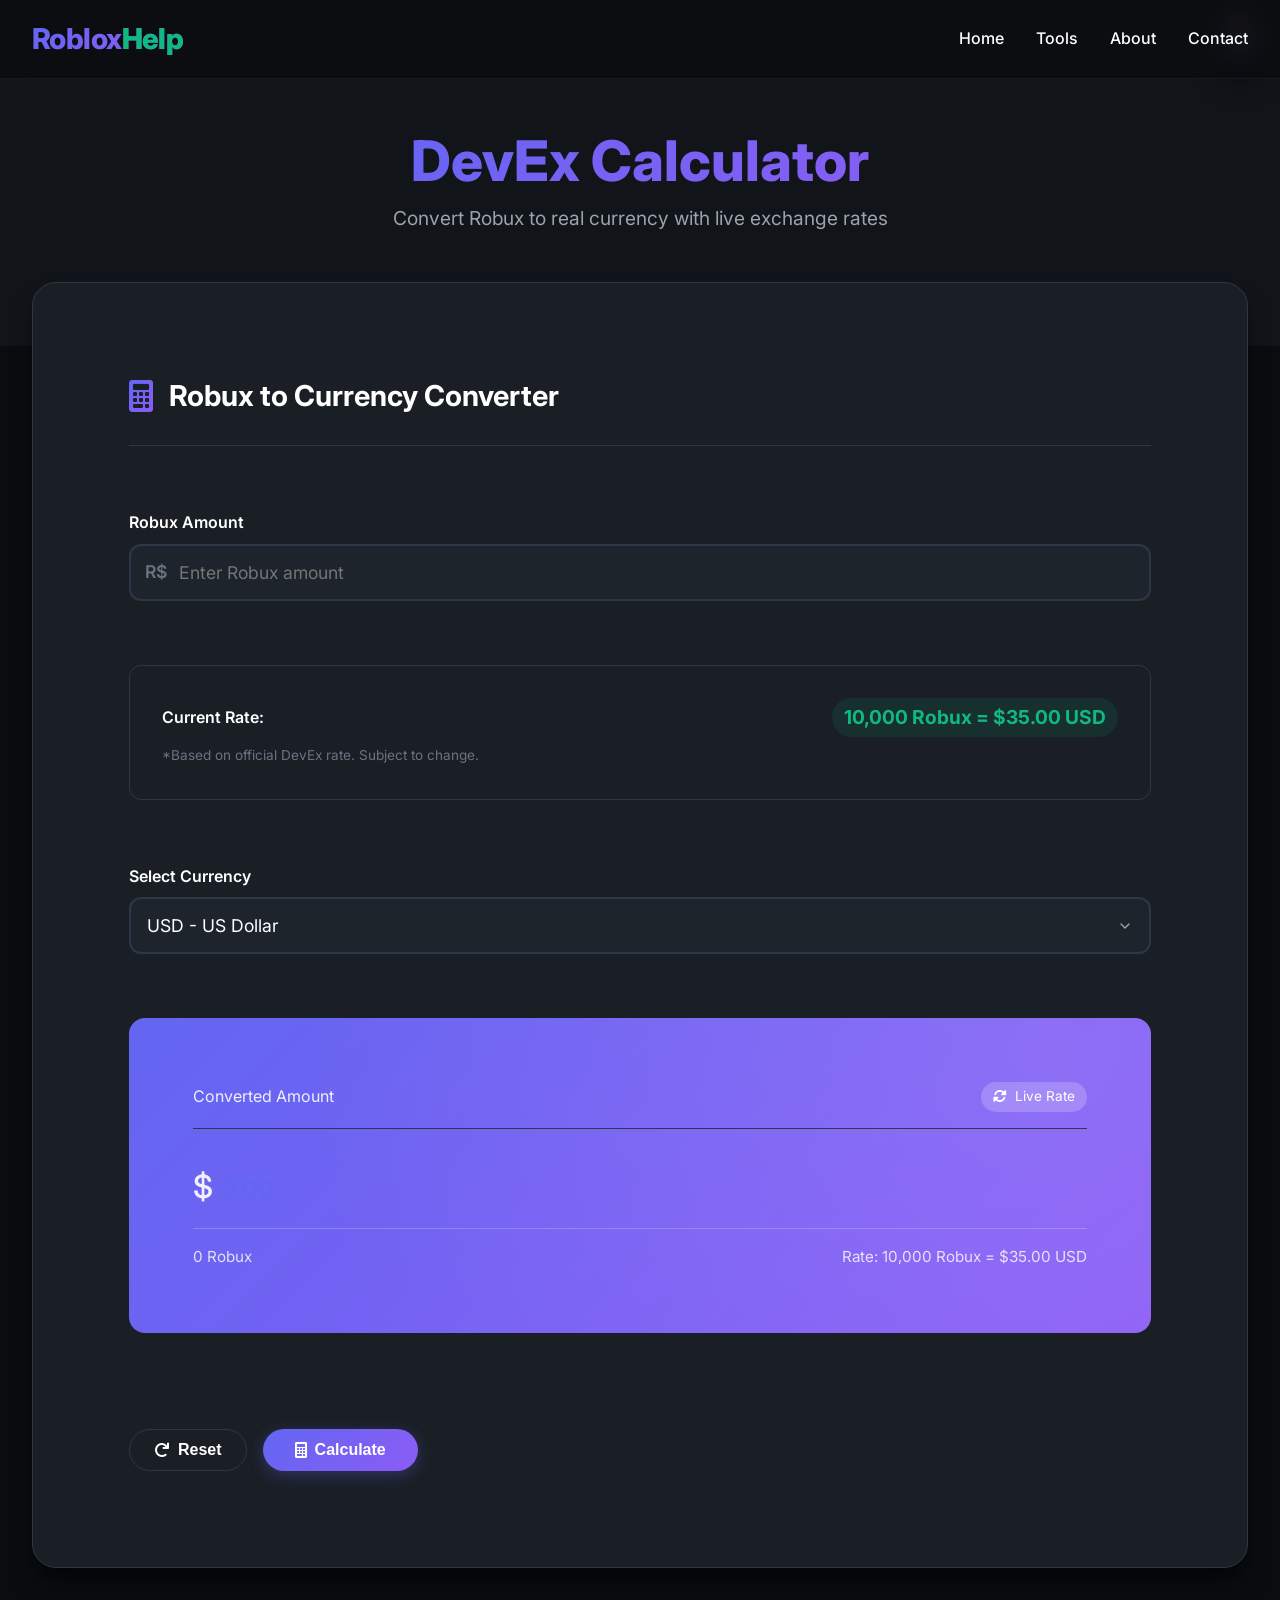
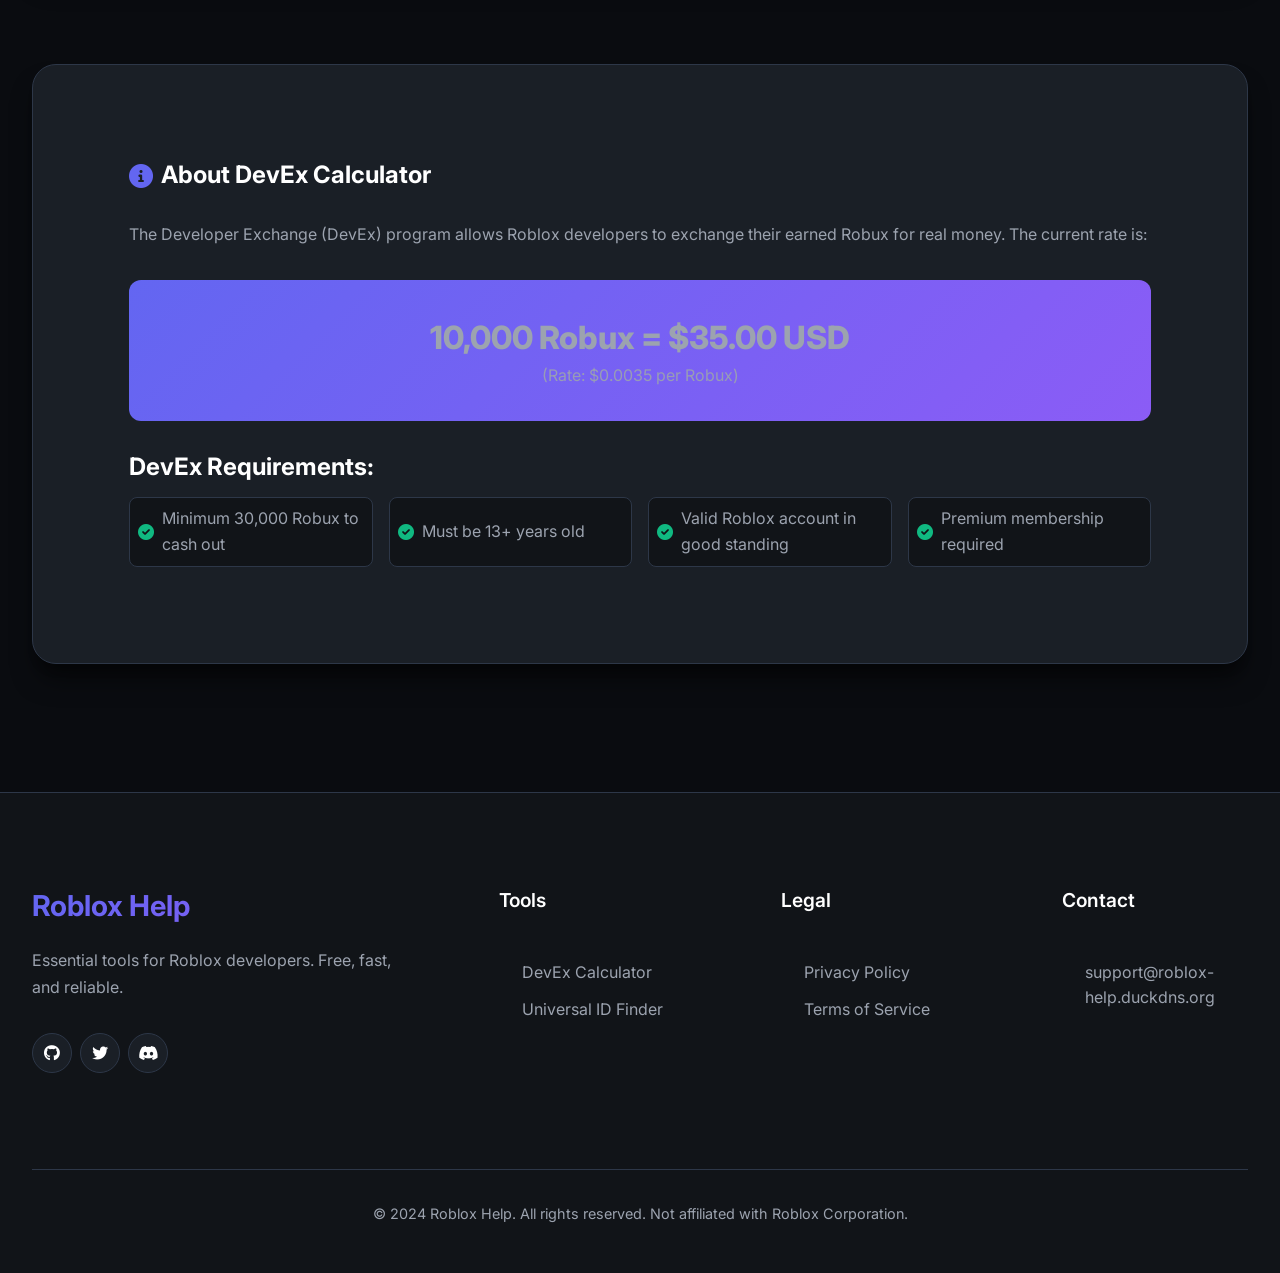
<file: tools/dev-ex-calculator/index.html>
<!DOCTYPE html>
<html lang="en">
<head>
    <meta charset="UTF-8">
    <meta name="viewport" content="width=device-width, initial-scale=1.0">
    
    <!-- Primary Meta Tags -->
    <title>DevEx Calculator - Convert Robux to USD | Roblox Developer Tools</title>
    <meta name="title" content="DevEx Calculator - Convert Robux to USD | Roblox Developer Tools">
    <meta name="description" content="Free DevEx calculator for Roblox developers. Convert Robux to USD, EUR, GBP and more with live exchange rates. Accurate DevEx conversion tool.">
    <meta name="keywords" content="DevEx calculator, Robux to USD, Roblox DevEx, Robux converter, Roblox developer exchange">
    <meta name="author" content="Roblox Help">
    <meta name="robots" content="index, follow">
    
    <!-- Open Graph -->
    <meta property="og:type" content="website">
    <meta property="og:url" content="https://roblox-help.duckdns.org/tools/dev-ex-calculator/">
    <meta property="og:title" content="DevEx Calculator - Convert Robux to USD">
    <meta property="og:description" content="Free DevEx calculator for Roblox developers">
    <meta property="og:image" content="https://roblox-help.duckdns.org/assets/images/og-dex.jpg">
    
    <!-- Canonical URL -->
    <link rel="canonical" href="https://roblox-help.duckdns.org/tools/dev-ex-calculator/">
    
    <!-- Favicon -->
    <link rel="apple-touch-icon" sizes="180x180" href="/assets/images/apple-touch-icon.png">
    <link rel="icon" type="image/png" sizes="32x32" href="/assets/images/favicon-32x32.png">
    <link rel="icon" type="image/png" sizes="16x16" href="/assets/images/favicon-16x16.png">
    
    <!-- CSS -->
    <link rel="stylesheet" href="/assets/css/style.css">
    <link rel="stylesheet" href="/assets/css/dark-mode.css">
    
    <!-- Font Awesome -->
    <link rel="stylesheet" href="https://cdnjs.cloudflare.com/ajax/libs/font-awesome/6.0.0/css/all.min.css">
    
    <!-- Google Fonts -->
    <link href="https://fonts.googleapis.com/css2?family=Inter:wght@300;400;500;600;700;800&display=swap" rel="stylesheet">
</head>
<body class="dark-mode">
    <!-- Theme Toggle -->
    <div class="theme-toggle-container">
        <button id="theme-toggle" class="theme-toggle" aria-label="Toggle theme">
            <i class="fas fa-sun"></i>
            <i class="fas fa-moon"></i>
        </button>
    </div>

    <!-- Header -->
    <header class="header">
        <div class="container">
            <nav class="navbar">
                <a href="/" class="logo">
                    <span class="logo-text">Roblox<span class="highlight">Help</span></span>
                </a>
                <ul class="nav-menu">
                    <li><a href="/" class="nav-link">Home</a></li>
                    <li><a href="/#tools" class="nav-link">Tools</a></li>
                    <li><a href="/#about" class="nav-link">About</a></li>
                    <li><a href="/#contact" class="nav-link">Contact</a></li>
                </ul>
            </nav>
        </div>
    </header>

    <!-- Tool Header -->
    <section class="tool-header">
        <div class="container">
            <div class="tool-header-content">
                <h1 class="tool-title">DevEx Calculator</h1>
                <p class="tool-subtitle">Convert Robux to real currency with live exchange rates</p>
            </div>
        </div>
    </section>

    <!-- Calculator Section -->
    <section class="calculator-section">
        <div class="container">
            <div class="calculator-card">
                <div class="calculator-header">
                    <i class="fas fa-calculator"></i>
                    <h2>Robux to Currency Converter</h2>
                </div>
                
                <div class="calculator-body">
                    <div class="input-group">
                        <label for="robux-amount">Robux Amount</label>
                        <div class="input-wrapper">
                            <span class="input-icon">R$</span>
                            <input type="number" id="robux-amount" class="calculator-input" placeholder="Enter Robux amount" min="0" step="100">
                        </div>
                    </div>

                    <div class="rate-info">
                        <div class="current-rate">
                            <span class="rate-label">Current Rate:</span>
                            <span class="rate-value">10,000 Robux = $35.00 USD</span>
                        </div>
                        <p class="rate-note">*Based on official DevEx rate. Subject to change.</p>
                    </div>

                    <div class="currency-selector">
                        <label for="currency">Select Currency</label>
                        <select id="currency" class="currency-select">
                            <option value="USD">USD - US Dollar</option>
                            <option value="EUR">EUR - Euro</option>
                            <option value="GBP">GBP - British Pound</option>
                            <option value="JPY">JPY - Japanese Yen</option>
                            <option value="CAD">CAD - Canadian Dollar</option>
                            <option value="AUD">AUD - Australian Dollar</option>
                            <option value="CHF">CHF - Swiss Franc</option>
                            <option value="CNY">CNY - Chinese Yuan</option>
                            <option value="INR">INR - Indian Rupee</option>
                            <option value="BRL">BRL - Brazilian Real</option>
                        </select>
                    </div>

                    <div class="result-box">
                        <div class="result-header">
                            <span>Converted Amount</span>
                            <span class="live-rate-badge">
                                <i class="fas fa-sync-alt"></i> Live Rate
                            </span>
                        </div>
                        <div class="result-amount">
                            <span class="result-currency" id="result-currency">$</span>
                            <span class="result-value" id="result-value">0.00</span>
                        </div>
                        <div class="result-details">
                            <p id="robux-amount-display">0 Robux</p>
                            <p id="rate-details">Rate: 10,000 Robux = $35.00 USD</p>
                        </div>
                    </div>

                    <div class="calculator-actions">
                        <button class="btn btn-secondary" id="reset-btn">
                            <i class="fas fa-redo"></i> Reset
                        </button>
                        <button class="btn btn-primary" id="calculate-btn">
                            <i class="fas fa-calculator"></i> Calculate
                        </button>
                    </div>
                </div>
            </div>

            <!-- Information Section -->
            <div class="info-card">
                <h3><i class="fas fa-info-circle"></i> About DevEx Calculator</h3>
                <p>The Developer Exchange (DevEx) program allows Roblox developers to exchange their earned Robux for real money. The current rate is:</p>
                <div class="rate-highlight">
                    <p class="main-rate">10,000 Robux = $35.00 USD</p>
                    <p class="sub-rate">(Rate: $0.0035 per Robux)</p>
                </div>
                <div class="requirements">
                    <h4>DevEx Requirements:</h4>
                    <ul>
                        <li><i class="fas fa-check-circle"></i> Minimum 30,000 Robux to cash out</li>
                        <li><i class="fas fa-check-circle"></i> Must be 13+ years old</li>
                        <li><i class="fas fa-check-circle"></i> Valid Roblox account in good standing</li>
                        <li><i class="fas fa-check-circle"></i> Premium membership required</li>
                    </ul>
                </div>
            </div>
        </div>
    </section>

    <!-- Footer -->
    <footer class="footer">
        <div class="container">
            <div class="footer-content">
                <div class="footer-section">
                    <h3 class="footer-title">Roblox Help</h3>
                    <p class="footer-text">Essential tools for Roblox developers. Free, fast, and reliable.</p>
                    <div class="social-links">
                        <a href="#" class="social-link"><i class="fab fa-github"></i></a>
                        <a href="#" class="social-link"><i class="fab fa-twitter"></i></a>
                        <a href="#" class="social-link"><i class="fab fa-discord"></i></a>
                    </div>
                </div>
                <div class="footer-section">
                    <h4 class="footer-subtitle">Tools</h4>
                    <ul class="footer-links">
                        <li><a href="/tools/dev-ex-calculator/">DevEx Calculator</a></li>
                        <li><a href="/tools/get-universal-id/">Universal ID Finder</a></li>
                    </ul>
                </div>
                <div class="footer-section">
                    <h4 class="footer-subtitle">Legal</h4>
                    <ul class="footer-links">
                        <li><a href="/privacy">Privacy Policy</a></li>
                        <li><a href="/terms">Terms of Service</a></li>
                    </ul>
                </div>
                <div class="footer-section">
                    <h4 class="footer-subtitle">Contact</h4>
                    <ul class="footer-links">
                        <li><a href="mailto:support@roblox-help.duckdns.org">support@roblox-help.duckdns.org</a></li>
                    </ul>
                </div>
            </div>
            <div class="footer-bottom">
                <p>&copy; 2024 Roblox Help. All rights reserved. Not affiliated with Roblox Corporation.</p>
            </div>
        </div>
    </footer>

    <!-- JavaScript -->
    <script src="/assets/js/theme.js"></script>
    <script src="/assets/js/dev-ex-calculator.js"></script>
</body>
</html>
</file>
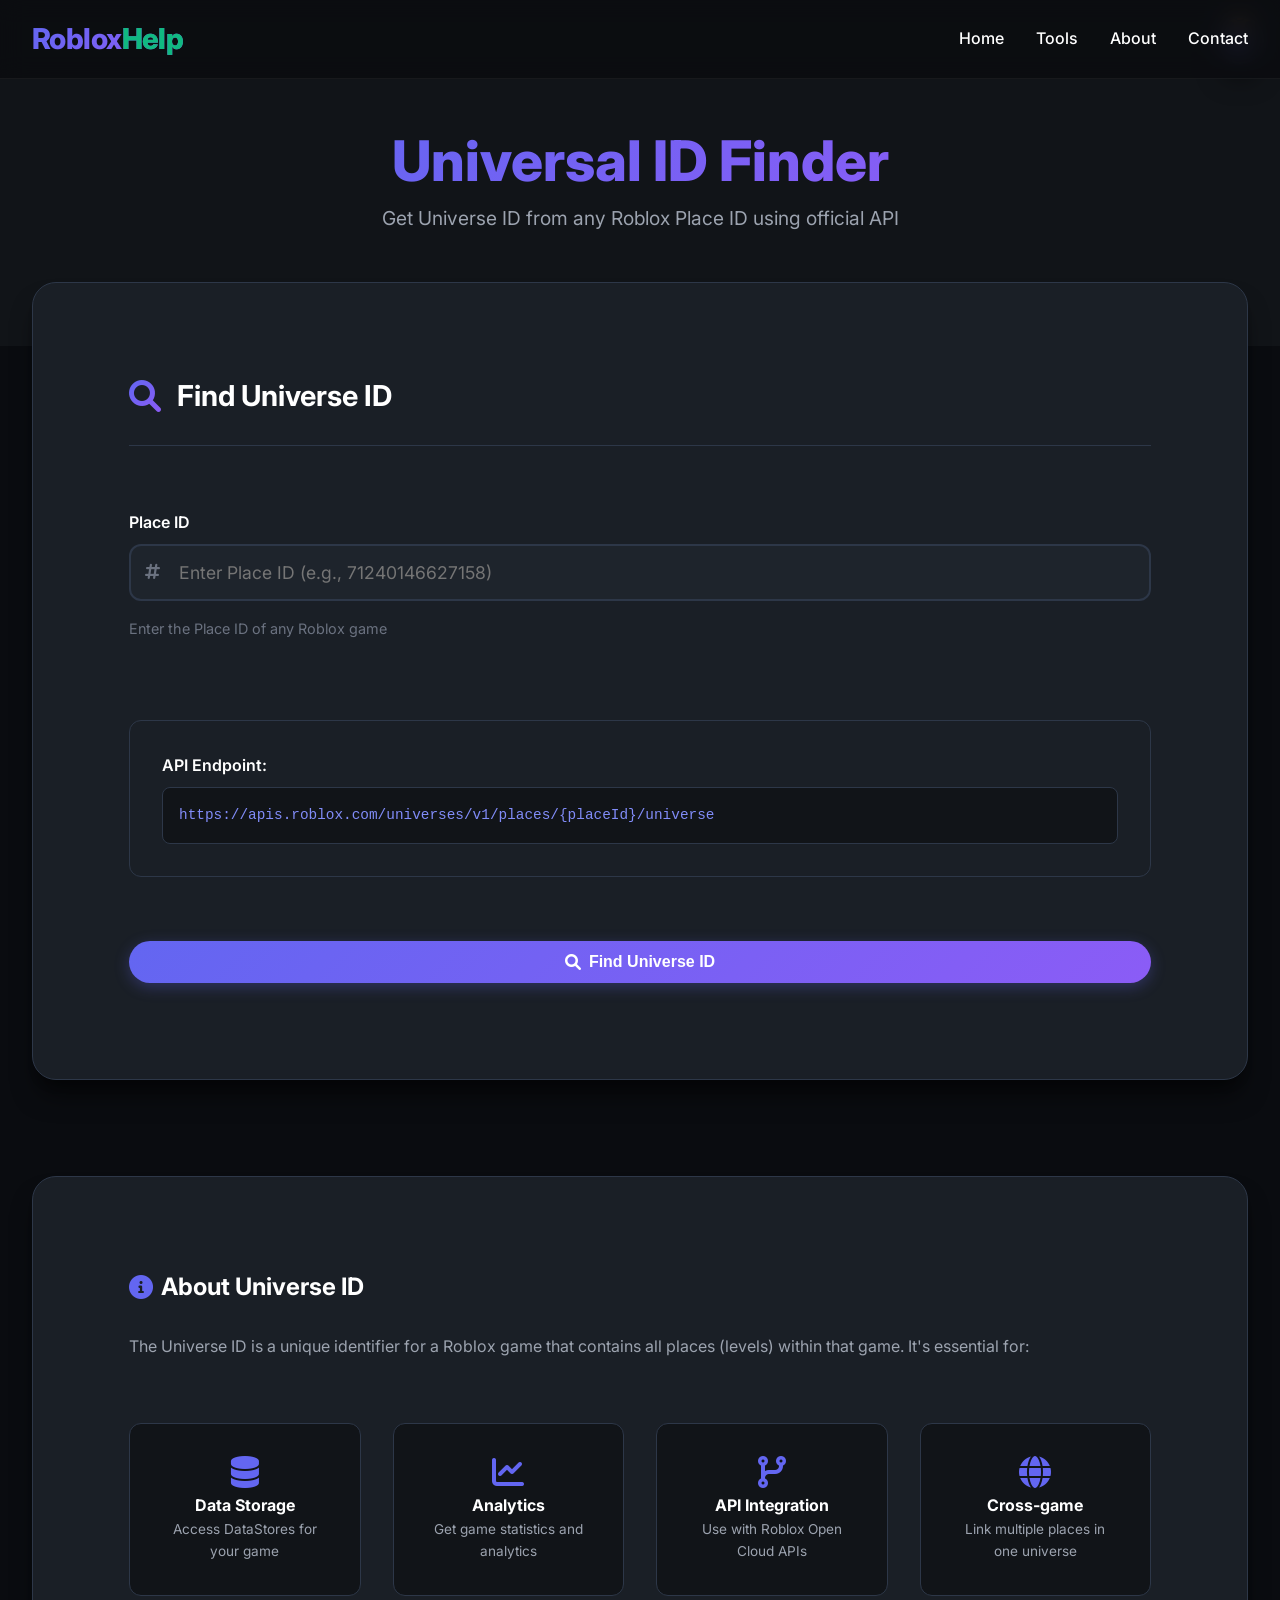
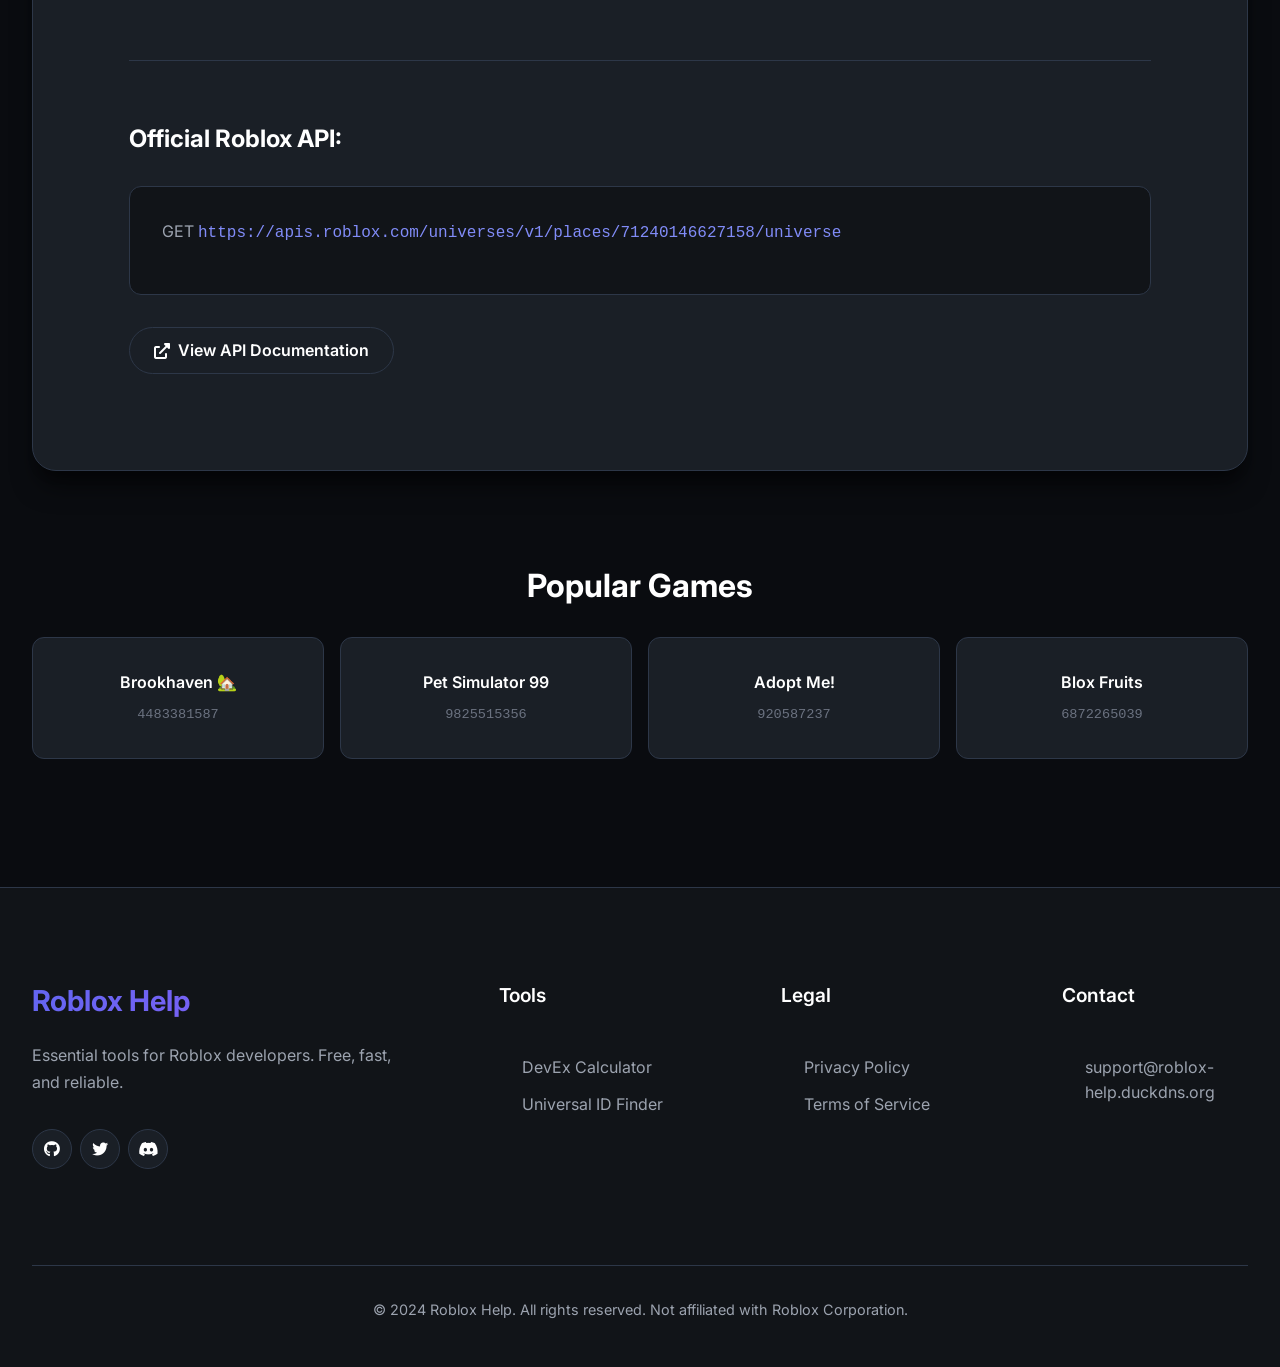
<file: tools/get-universal-id/index.html>
<!DOCTYPE html>
<html lang="en">
<head>
    <meta charset="UTF-8">
    <meta name="viewport" content="width=device-width, initial-scale=1.0">
    
    <!-- Primary Meta Tags -->
    <title>Universal ID Finder - Get Roblox Universe ID | Roblox Developer Tools</title>
    <meta name="title" content="Universal ID Finder - Get Roblox Universe ID | Roblox Developer Tools">
    <meta name="description" content="Free tool to find Roblox Universe ID from Place ID. Uses official Roblox API. Essential for game developers and API integration.">
    <meta name="keywords" content="Roblox Universe ID, Roblox Place ID, Roblox API, universe finder, Roblox game ID, developer tools">
    <meta name="author" content="Roblox Help">
    <meta name="robots" content="index, follow">
    
    <!-- Open Graph -->
    <meta property="og:type" content="website">
    <meta property="og:url" content="https://roblox-help.duckdns.org/tools/get-universal-id/">
    <meta property="og:title" content="Universal ID Finder - Get Roblox Universe ID">
    <meta property="og:description" content="Free tool to find Roblox Universe ID from Place ID">
    <meta property="og:image" content="https://roblox-help.duckdns.org/assets/images/og-universal.jpg">
    
    <!-- Canonical URL -->
    <link rel="canonical" href="https://roblox-help.duckdns.org/tools/get-universal-id/">
    
    <!-- Favicon -->
    <link rel="apple-touch-icon" sizes="180x180" href="/assets/images/apple-touch-icon.png">
    <link rel="icon" type="image/png" sizes="32x32" href="/assets/images/favicon-32x32.png">
    <link rel="icon" type="image/png" sizes="16x16" href="/assets/images/favicon-16x16.png">
    
    <!-- CSS -->
    <link rel="stylesheet" href="/assets/css/style.css">
    <link rel="stylesheet" href="/assets/css/dark-mode.css">
    
    <!-- Font Awesome -->
    <link rel="stylesheet" href="https://cdnjs.cloudflare.com/ajax/libs/font-awesome/6.0.0/css/all.min.css">
    
    <!-- Google Fonts -->
    <link href="https://fonts.googleapis.com/css2?family=Inter:wght@300;400;500;600;700;800&display=swap" rel="stylesheet">
</head>
<body class="dark-mode">
    <!-- Theme Toggle -->
    <div class="theme-toggle-container">
        <button id="theme-toggle" class="theme-toggle" aria-label="Toggle theme">
            <i class="fas fa-sun"></i>
            <i class="fas fa-moon"></i>
        </button>
    </div>

    <!-- Header -->
    <header class="header">
        <div class="container">
            <nav class="navbar">
                <a href="/" class="logo">
                    <span class="logo-text">Roblox<span class="highlight">Help</span></span>
                </a>
                <ul class="nav-menu">
                    <li><a href="/" class="nav-link">Home</a></li>
                    <li><a href="/#tools" class="nav-link">Tools</a></li>
                    <li><a href="/#about" class="nav-link">About</a></li>
                    <li><a href="/#contact" class="nav-link">Contact</a></li>
                </ul>
            </nav>
        </div>
    </header>

    <!-- Tool Header -->
    <section class="tool-header">
        <div class="container">
            <div class="tool-header-content">
                <h1 class="tool-title">Universal ID Finder</h1>
                <p class="tool-subtitle">Get Universe ID from any Roblox Place ID using official API</p>
            </div>
        </div>
    </section>

    <!-- Finder Section -->
    <section class="finder-section">
        <div class="container">
            <div class="finder-card">
                <div class="finder-header">
                    <i class="fas fa-search"></i>
                    <h2>Find Universe ID</h2>
                </div>
                
                <div class="finder-body">
                    <div class="input-group">
                        <label for="place-id">Place ID</label>
                        <div class="input-wrapper">
                            <span class="input-icon"><i class="fas fa-hashtag"></i></span>
                            <input type="number" id="place-id" class="finder-input" placeholder="Enter Place ID (e.g., 71240146627158)" min="1">
                        </div>
                        <p class="input-hint">Enter the Place ID of any Roblox game</p>
                    </div>

                    <div class="api-endpoint">
                        <p class="endpoint-label">API Endpoint:</p>
                        <div class="endpoint-code">
                            <code>https://apis.roblox.com/universes/v1/places/{placeId}/universe</code>
                        </div>
                    </div>

                    <button class="btn btn-primary btn-block" id="find-id-btn">
                        <i class="fas fa-search"></i> Find Universe ID
                    </button>

                    <div class="result-section" id="result-section" style="display: none;">
                        <div class="result-card">
                            <div class="result-header">
                                <h3><i class="fas fa-check-circle"></i> Result Found</h3>
                                <button class="btn-icon" id="copy-result" title="Copy to clipboard">
                                    <i class="fas fa-copy"></i>
                                </button>
                            </div>
                            <div class="result-content">
                                <div class="result-item">
                                    <span class="result-label">Place ID:</span>
                                    <span class="result-value" id="result-place-id"></span>
                                </div>
                                <div class="result-item">
                                    <span class="result-label">Universe ID:</span>
                                    <span class="result-value universe-id" id="result-universe-id"></span>
                                </div>
                                <div class="result-item">
                                    <span class="result-label">API URL:</span>
                                    <div class="result-api-url" id="result-api-url"></div>
                                </div>
                            </div>
                        </div>
                    </div>

                    <div class="error-section" id="error-section" style="display: none;">
                        <div class="error-card">
                            <i class="fas fa-exclamation-triangle"></i>
                            <h3>Error</h3>
                            <p id="error-message"></p>
                        </div>
                    </div>

                    <div class="loader" id="loader" style="display: none;">
                        <div class="spinner"></div>
                        <p>Fetching Universe ID...</p>
                    </div>
                </div>
            </div>

            <!-- Information Section -->
            <div class="info-card">
                <h3><i class="fas fa-info-circle"></i> About Universe ID</h3>
                <p>The Universe ID is a unique identifier for a Roblox game that contains all places (levels) within that game. It's essential for:</p>
                
                <div class="info-grid">
                    <div class="info-item">
                        <i class="fas fa-database"></i>
                        <h4>Data Storage</h4>
                        <p>Access DataStores for your game</p>
                    </div>
                    <div class="info-item">
                        <i class="fas fa-chart-line"></i>
                        <h4>Analytics</h4>
                        <p>Get game statistics and analytics</p>
                    </div>
                    <div class="info-item">
                        <i class="fas fa-code-branch"></i>
                        <h4>API Integration</h4>
                        <p>Use with Roblox Open Cloud APIs</p>
                    </div>
                    <div class="info-item">
                        <i class="fas fa-globe"></i>
                        <h4>Cross-game</h4>
                        <p>Link multiple places in one universe</p>
                    </div>
                </div>

                <div class="api-docs">
                    <h4>Official Roblox API:</h4>
                    <div class="api-example">
                        <p>GET <code>https://apis.roblox.com/universes/v1/places/71240146627158/universe</code></p>
                    </div>
                    <a href="https://create.roblox.com/docs/reference/cloud" target="_blank" rel="noopener" class="btn btn-secondary">
                        <i class="fas fa-external-link-alt"></i> View API Documentation
                    </a>
                </div>
            </div>

            <!-- Examples Section -->
            <div class="examples-section">
                <h3>Popular Games</h3>
                <div class="examples-grid">
                    <div class="example-item" data-place-id="4483381587">
                        <span class="game-name">Brookhaven 🏡</span>
                        <span class="place-id">4483381587</span>
                    </div>
                    <div class="example-item" data-place-id="9825515356">
                        <span class="game-name">Pet Simulator 99</span>
                        <span class="place-id">9825515356</span>
                    </div>
                    <div class="example-item" data-place-id="920587237">
                        <span class="game-name">Adopt Me!</span>
                        <span class="place-id">920587237</span>
                    </div>
                    <div class="example-item" data-place-id="6872265039">
                        <span class="game-name">Blox Fruits</span>
                        <span class="place-id">6872265039</span>
                    </div>
                </div>
            </div>
        </div>
    </section>

    <!-- Footer -->
    <footer class="footer">
        <div class="container">
            <div class="footer-content">
                <div class="footer-section">
                    <h3 class="footer-title">Roblox Help</h3>
                    <p class="footer-text">Essential tools for Roblox developers. Free, fast, and reliable.</p>
                    <div class="social-links">
                        <a href="#" class="social-link"><i class="fab fa-github"></i></a>
                        <a href="#" class="social-link"><i class="fab fa-twitter"></i></a>
                        <a href="#" class="social-link"><i class="fab fa-discord"></i></a>
                    </div>
                </div>
                <div class="footer-section">
                    <h4 class="footer-subtitle">Tools</h4>
                    <ul class="footer-links">
                        <li><a href="/tools/dev-ex-calculator/">DevEx Calculator</a></li>
                        <li><a href="/tools/get-universal-id/">Universal ID Finder</a></li>
                    </ul>
                </div>
                <div class="footer-section">
                    <h4 class="footer-subtitle">Legal</h4>
                    <ul class="footer-links">
                        <li><a href="/privacy">Privacy Policy</a></li>
                        <li><a href="/terms">Terms of Service</a></li>
                    </ul>
                </div>
                <div class="footer-section">
                    <h4 class="footer-subtitle">Contact</h4>
                    <ul class="footer-links">
                        <li><a href="mailto:support@roblox-help.duckdns.org">support@roblox-help.duckdns.org</a></li>
                    </ul>
                </div>
            </div>
            <div class="footer-bottom">
                <p>&copy; 2024 Roblox Help. All rights reserved. Not affiliated with Roblox Corporation.</p>
            </div>
        </div>
    </footer>

    <!-- JavaScript -->
    <script src="/assets/js/theme.js"></script>
    <script src="/assets/js/universal-id.js"></script>
</body>
</html>
</file>
<file: assets/css/style.css>
/* Reset and Base Styles */
* {
    margin: 0;
    padding: 0;
    box-sizing: border-box;
}

:root {
    /* Light Theme Variables */
    --light-bg-primary: #f8fafc;
    --light-bg-secondary: #ffffff;
    --light-bg-tertiary: #f1f5f9;
    --light-text-primary: #0f172a;
    --light-text-secondary: #334155;
    --light-text-tertiary: #64748b;
    --light-border: #e2e8f0;
    --light-card-bg: #ffffff;
    --light-shadow: 0 20px 25px -5px rgba(0, 0, 0, 0.05), 0 10px 10px -5px rgba(0, 0, 0, 0.02);
    --light-shadow-hover: 0 25px 30px -5px rgba(0, 0, 0, 0.1), 0 15px 15px -5px rgba(0, 0, 0, 0.04);
    --light-input-bg: #ffffff;
    --light-input-border: #e2e8f0;
    
    /* Dark Theme Variables */
    --dark-bg-primary: #0a0c10;
    --dark-bg-secondary: #111418;
    --dark-bg-tertiary: #1a1f26;
    --dark-text-primary: #ffffff;
    --dark-text-secondary: #9ca3af;
    --dark-text-tertiary: #6b7280;
    --dark-border: #2d3748;
    --dark-card-bg: #1a1f26;
    --dark-shadow: 0 20px 25px -5px rgba(0, 0, 0, 0.5), 0 10px 10px -5px rgba(0, 0, 0, 0.2);
    --dark-shadow-hover: 0 25px 30px -5px rgba(0, 0, 0, 0.6), 0 15px 15px -5px rgba(0, 0, 0, 0.3);
    --dark-input-bg: #1e242c;
    --dark-input-border: #2d3748;
    
    /* Accent Colors - Modern Gradient */
    --primary: #6366f1;
    --primary-dark: #4f46e5;
    --primary-light: #818cf8;
    --secondary: #10b981;
    --secondary-dark: #059669;
    --accent-1: #f59e0b;
    --accent-2: #ef4444;
    --accent-3: #8b5cf6;
    
    /* Gradients */
    --gradient-primary: linear-gradient(135deg, #6366f1, #8b5cf6);
    --gradient-secondary: linear-gradient(135deg, #10b981, #34d399);
    --gradient-accent: linear-gradient(135deg, #f59e0b, #fbbf24);
    --gradient-dark: linear-gradient(135deg, #1a1f26, #111418);
    --gradient-hero: linear-gradient(135deg, rgba(99, 102, 241, 0.1), rgba(139, 92, 246, 0.1));
    
    /* Typography */
    --font-primary: 'Inter', -apple-system, BlinkMacSystemFont, 'Segoe UI', sans-serif;
    --font-mono: 'JetBrains Mono', 'Fira Code', monospace;
    
    /* Spacing */
    --spacing-xs: 0.5rem;
    --spacing-sm: 1rem;
    --spacing-md: 2rem;
    --spacing-lg: 4rem;
    --spacing-xl: 6rem;
    --spacing-2xl: 8rem;
    
    /* Border Radius */
    --radius-sm: 0.375rem;
    --radius-md: 0.5rem;
    --radius-lg: 0.75rem;
    --radius-xl: 1rem;
    --radius-2xl: 1.5rem;
    --radius-full: 9999px;
    
    /* Transitions */
    --transition-fast: 0.15s ease;
    --transition-normal: 0.3s ease;
    --transition-slow: 0.5s ease;
    --transition-bounce: 0.5s cubic-bezier(0.68, -0.55, 0.265, 1.55);
    
    /* Z-index */
    --z-negative: -1;
    --z-normal: 1;
    --z-tooltip: 10;
    --z-fixed: 100;
    --z-modal: 1000;
}

/* Base Styles */
html {
    scroll-behavior: smooth;
    font-size: 16px;
}

body {
    font-family: var(--font-primary);
    line-height: 1.6;
    transition: background-color var(--transition-normal), 
                color var(--transition-normal),
                border-color var(--transition-normal);
    min-height: 100vh;
    display: flex;
    flex-direction: column;
    overflow-x: hidden;
}

body.dark-mode {
    background-color: var(--dark-bg-primary);
    color: var(--dark-text-primary);
}

body.light-mode {
    background-color: var(--light-bg-primary);
    color: var(--light-text-primary);
}

.container {
    max-width: 1280px;
    margin: 0 auto;
    padding: 0 var(--spacing-md);
    width: 100%;
}

@media (max-width: 640px) {
    .container {
        padding: 0 var(--spacing-sm);
    }
}

/* Typography */
h1, h2, h3, h4, h5, h6 {
    font-weight: 700;
    line-height: 1.2;
    margin-bottom: var(--spacing-sm);
}

h1 { font-size: clamp(2.5rem, 5vw, 4rem); }
h2 { font-size: clamp(2rem, 4vw, 3rem); }
h3 { font-size: clamp(1.5rem, 3vw, 2rem); }
h4 { font-size: clamp(1.25rem, 2vw, 1.5rem); }

p {
    margin-bottom: var(--spacing-sm);
    color: var(--dark-text-secondary);
}

body.light-mode p {
    color: var(--light-text-secondary);
}

/* Gradient Text */
.gradient-text {
    background: var(--gradient-primary);
    -webkit-background-clip: text;
    -webkit-text-fill-color: transparent;
    background-clip: text;
    display: inline-block;
}

/* Theme Toggle */
.theme-toggle-container {
    position: fixed;
    top: var(--spacing-sm);
    right: var(--spacing-sm);
    z-index: var(--z-fixed);
}

.theme-toggle {
    background: var(--dark-card-bg);
    border: 2px solid var(--dark-border);
    border-radius: var(--radius-full);
    width: 3rem;
    height: 3rem;
    cursor: pointer;
    display: flex;
    align-items: center;
    justify-content: center;
    position: relative;
    overflow: hidden;
    transition: all var(--transition-bounce);
    box-shadow: var(--dark-shadow);
    backdrop-filter: blur(10px);
}

.theme-toggle:hover {
    transform: scale(1.1) rotate(15deg);
    border-color: var(--primary);
}

.theme-toggle i {
    position: absolute;
    font-size: 1.5rem;
    transition: all var(--transition-normal);
}

.theme-toggle .fa-sun {
    color: var(--accent-1);
    transform: translateY(0);
}

.theme-toggle .fa-moon {
    color: var(--primary);
    transform: translateY(100%);
}

body.dark-mode .theme-toggle .fa-sun {
    transform: translateY(-100%);
}

body.dark-mode .theme-toggle .fa-moon {
    transform: translateY(0);
}

body.light-mode .theme-toggle {
    background: var(--light-card-bg);
    border-color: var(--light-border);
    box-shadow: var(--light-shadow);
}

/* Header */
.header {
    position: fixed;
    top: 0;
    left: 0;
    right: 0;
    z-index: var(--z-fixed);
    background: rgba(10, 12, 16, 0.8);
    backdrop-filter: blur(12px);
    border-bottom: 1px solid rgba(255, 255, 255, 0.05);
    transition: all var(--transition-normal);
}

body.light-mode .header {
    background: rgba(255, 255, 255, 0.8);
    border-bottom: 1px solid rgba(0, 0, 0, 0.05);
}

.navbar {
    display: flex;
    justify-content: space-between;
    align-items: center;
    padding: var(--spacing-sm) 0;
}

.logo {
    text-decoration: none;
    font-size: 1.8rem;
    font-weight: 800;
    letter-spacing: -0.02em;
}

.logo-text {
    background: var(--gradient-primary);
    -webkit-background-clip: text;
    -webkit-text-fill-color: transparent;
    background-clip: text;
}

.highlight {
    color: var(--secondary);
    -webkit-text-fill-color: initial;
}

.nav-menu {
    display: flex;
    list-style: none;
    gap: var(--spacing-md);
}

.nav-link {
    text-decoration: none;
    color: var(--dark-text-primary);
    font-weight: 500;
    transition: color var(--transition-fast);
    position: relative;
    padding: var(--spacing-xs) 0;
}

body.light-mode .nav-link {
    color: var(--light-text-primary);
}

.nav-link::after {
    content: '';
    position: absolute;
    bottom: 0;
    left: 0;
    width: 0;
    height: 2px;
    background: var(--gradient-primary);
    transition: width var(--transition-normal);
    border-radius: var(--radius-full);
}

.nav-link:hover::after,
.nav-link.active::after {
    width: 100%;
}

.nav-link:hover,
.nav-link.active {
    color: var(--primary);
}

@media (max-width: 768px) {
    .nav-menu {
        display: none;
    }
}

/* Hero Section */
.hero {
    min-height: 100vh;
    display: flex;
    align-items: center;
    position: relative;
    overflow: hidden;
    padding: var(--spacing-2xl) 0;
    background: var(--gradient-hero);
}

.hero::before {
    content: '';
    position: absolute;
    top: 0;
    left: 0;
    right: 0;
    bottom: 0;
    background: radial-gradient(circle at 30% 50%, rgba(99, 102, 241, 0.15) 0%, transparent 50%),
                radial-gradient(circle at 70% 50%, rgba(139, 92, 246, 0.15) 0%, transparent 50%),
                radial-gradient(circle at 50% 80%, rgba(16, 185, 129, 0.1) 0%, transparent 50%);
    pointer-events: none;
    animation: pulse 8s ease-in-out infinite;
}

@keyframes pulse {
    0%, 100% { opacity: 0.5; }
    50% { opacity: 1; }
}

.hero-particles {
    position: absolute;
    top: 0;
    left: 0;
    right: 0;
    bottom: 0;
    background-image: 
        radial-gradient(circle at 20% 30%, rgba(255, 255, 255, 0.05) 1px, transparent 1px),
        radial-gradient(circle at 80% 70%, rgba(255, 255, 255, 0.05) 1px, transparent 1px);
    background-size: 50px 50px;
    pointer-events: none;
}

.hero-content {
    max-width: 800px;
    margin: 0 auto;
    text-align: center;
    position: relative;
    z-index: var(--z-normal);
}

.hero-title {
    font-size: clamp(2.5rem, 8vw, 5rem);
    font-weight: 800;
    line-height: 1.1;
    margin-bottom: var(--spacing-md);
    letter-spacing: -0.02em;
    animation: fadeInUp 1s ease;
}

.hero-subtitle {
    font-size: clamp(1.1rem, 3vw, 1.25rem);
    color: var(--dark-text-secondary);
    margin-bottom: var(--spacing-lg);
    max-width: 600px;
    margin-left: auto;
    margin-right: auto;
    animation: fadeInUp 1s ease 0.2s both;
}

body.light-mode .hero-subtitle {
    color: var(--light-text-secondary);
}

.hero-buttons {
    display: flex;
    gap: var(--spacing-sm);
    justify-content: center;
    animation: fadeInUp 1s ease 0.4s both;
}

@media (max-width: 640px) {
    .hero-buttons {
        flex-direction: column;
        align-items: center;
    }
    
    .hero-buttons .btn {
        width: 100%;
        max-width: 300px;
    }
}

/* Buttons */
.btn {
    display: inline-flex;
    align-items: center;
    justify-content: center;
    gap: var(--spacing-xs);
    padding: 0.75rem 2rem;
    border-radius: var(--radius-full);
    text-decoration: none;
    font-weight: 600;
    transition: all var(--transition-bounce);
    cursor: pointer;
    border: none;
    font-size: 1rem;
    position: relative;
    overflow: hidden;
}

.btn::before {
    content: '';
    position: absolute;
    top: 50%;
    left: 50%;
    width: 0;
    height: 0;
    border-radius: 50%;
    background: rgba(255, 255, 255, 0.2);
    transform: translate(-50%, -50%);
    transition: width 0.6s, height 0.6s;
}

.btn:hover::before {
    width: 300px;
    height: 300px;
}

.btn-primary {
    background: var(--gradient-primary);
    color: white;
    box-shadow: 0 4px 15px rgba(99, 102, 241, 0.3);
}

.btn-primary:hover {
    transform: translateY(-2px);
    box-shadow: 0 8px 25px rgba(99, 102, 241, 0.4);
}

.btn-outline {
    background: transparent;
    color: var(--dark-text-primary);
    border: 2px solid var(--primary);
}

body.light-mode .btn-outline {
    color: var(--light-text-primary);
}

.btn-outline:hover {
    background: var(--primary);
    color: white;
    transform: translateY(-2px);
}

.btn-secondary {
    background: var(--dark-card-bg);
    color: var(--dark-text-primary);
    border: 1px solid var(--dark-border);
    padding: 0.6rem 1.5rem;
}

body.light-mode .btn-secondary {
    background: var(--light-card-bg);
    color: var(--light-text-primary);
    border: 1px solid var(--light-border);
}

.btn-secondary:hover {
    border-color: var(--primary);
    transform: translateX(5px);
    box-shadow: var(--dark-shadow);
}

body.light-mode .btn-secondary:hover {
    box-shadow: var(--light-shadow);
}

.btn-block {
    width: 100%;
}

.btn-large {
    padding: 1rem 3rem;
    font-size: 1.1rem;
}

.btn-icon {
    width: 2.5rem;
    height: 2.5rem;
    padding: 0;
    border-radius: var(--radius-full);
    background: transparent;
    border: 1px solid var(--dark-border);
    color: var(--dark-text-secondary);
    cursor: pointer;
    transition: all var(--transition-normal);
    display: inline-flex;
    align-items: center;
    justify-content: center;
}

body.light-mode .btn-icon {
    border-color: var(--light-border);
    color: var(--light-text-secondary);
}

.btn-icon:hover {
    background: var(--primary);
    border-color: var(--primary);
    color: white;
    transform: scale(1.1);
}

/* Tools Section */
.tools-section {
    padding: var(--spacing-2xl) 0;
    background: var(--dark-bg-secondary);
    position: relative;
}

body.light-mode .tools-section {
    background: var(--light-bg-tertiary);
}

.section-header {
    text-align: center;
    margin-bottom: var(--spacing-xl);
}

.section-title {
    font-size: clamp(2rem, 5vw, 3rem);
    font-weight: 800;
    margin-bottom: var(--spacing-xs);
    letter-spacing: -0.02em;
}

.section-subtitle {
    color: var(--dark-text-secondary);
    font-size: 1.1rem;
    max-width: 600px;
    margin: 0 auto;
}

body.light-mode .section-subtitle {
    color: var(--light-text-secondary);
}

.tools-grid {
    display: grid;
    grid-template-columns: repeat(auto-fit, minmax(350px, 1fr));
    gap: var(--spacing-lg);
    margin-top: var(--spacing-md);
}

@media (max-width: 768px) {
    .tools-grid {
        grid-template-columns: 1fr;
        gap: var(--spacing-md);
    }
}

.tool-card {
    background: var(--dark-card-bg);
    border-radius: var(--radius-2xl);
    padding: var(--spacing-lg);
    transition: all var(--transition-bounce);
    border: 1px solid var(--dark-border);
    position: relative;
    overflow: hidden;
    display: flex;
    flex-direction: column;
    height: 100%;
    box-shadow: var(--dark-shadow);
}

body.light-mode .tool-card {
    background: var(--light-card-bg);
    border: 1px solid var(--light-border);
    box-shadow: var(--light-shadow);
}

.tool-card:hover {
    transform: translateY(-10px) scale(1.02);
    border-color: var(--primary);
    box-shadow: var(--dark-shadow-hover);
}

body.light-mode .tool-card:hover {
    box-shadow: var(--light-shadow-hover);
}

.tool-card::before {
    content: '';
    position: absolute;
    top: 0;
    left: 0;
    right: 0;
    height: 4px;
    background: var(--gradient-primary);
    transform: scaleX(0);
    transition: transform var(--transition-normal);
    transform-origin: left;
}

.tool-card:hover::before {
    transform: scaleX(1);
}

.tool-icon {
    width: 5rem;
    height: 5rem;
    background: var(--gradient-primary);
    border-radius: var(--radius-xl);
    display: flex;
    align-items: center;
    justify-content: center;
    margin-bottom: var(--spacing-md);
    box-shadow: 0 10px 20px -5px rgba(99, 102, 241, 0.3);
}

.tool-icon i {
    font-size: 2.5rem;
    color: white;
}

.tool-title {
    font-size: 1.8rem;
    margin-bottom: var(--spacing-xs);
    font-weight: 700;
}

.tool-description {
    color: var(--dark-text-secondary);
    margin-bottom: var(--spacing-md);
    line-height: 1.7;
    flex-grow: 1;
}

body.light-mode .tool-description {
    color: var(--light-text-secondary);
}

.tool-features {
    margin: var(--spacing-md) 0;
    display: flex;
    flex-direction: column;
    gap: 0.5rem;
}

.tool-features span {
    display: flex;
    align-items: center;
    gap: 0.5rem;
    color: var(--dark-text-secondary);
    font-size: 0.95rem;
}

body.light-mode .tool-features span {
    color: var(--light-text-secondary);
}

.tool-features i {
    color: var(--secondary);
    width: 1.25rem;
}

.tool-card .btn {
    align-self: flex-start;
    margin-top: auto;
}

/* About Section */
.about-section {
    padding: var(--spacing-2xl) 0;
    background: var(--dark-bg-primary);
}

body.light-mode .about-section {
    background: var(--light-bg-primary);
}

.about-content {
    display: grid;
    grid-template-columns: 1fr 1fr;
    gap: var(--spacing-xl);
    align-items: center;
}

@media (max-width: 768px) {
    .about-content {
        grid-template-columns: 1fr;
        gap: var(--spacing-lg);
    }
}

.about-text {
    padding-right: var(--spacing-xl);
}

@media (max-width: 768px) {
    .about-text {
        padding-right: 0;
    }
}

.about-description {
    color: var(--dark-text-secondary);
    margin: var(--spacing-md) 0 var(--spacing-lg);
    font-size: 1.1rem;
    line-height: 1.8;
}

body.light-mode .about-description {
    color: var(--light-text-secondary);
}

.about-features {
    display: flex;
    flex-direction: column;
    gap: var(--spacing-md);
}

.about-feature {
    display: flex;
    align-items: flex-start;
    gap: var(--spacing-sm);
    padding: var(--spacing-sm);
    border-radius: var(--radius-lg);
    transition: all var(--transition-normal);
    background: var(--dark-card-bg);
    border: 1px solid var(--dark-border);
}

body.light-mode .about-feature {
    background: var(--light-bg-tertiary);
    border: 1px solid var(--light-border);
}

.about-feature:hover {
    transform: translateX(10px);
    border-color: var(--primary);
    box-shadow: var(--dark-shadow);
}

body.light-mode .about-feature:hover {
    box-shadow: var(--light-shadow);
}

.about-feature i {
    font-size: 2rem;
    color: var(--primary);
    background: var(--gradient-primary);
    -webkit-background-clip: text;
    -webkit-text-fill-color: transparent;
    background-clip: text;
}

.about-feature h4 {
    font-size: 1.2rem;
    margin-bottom: 0.25rem;
}

.about-feature p {
    color: var(--dark-text-secondary);
    font-size: 0.95rem;
    margin: 0;
}

body.light-mode .about-feature p {
    color: var(--light-text-secondary);
}

.about-image {
    position: relative;
    border-radius: var(--radius-2xl);
    overflow: hidden;
    box-shadow: var(--dark-shadow);
}

.about-image::before {
    content: '';
    position: absolute;
    top: 0;
    left: 0;
    right: 0;
    bottom: 0;
    background: var(--gradient-primary);
    opacity: 0.2;
    z-index: 1;
    transition: opacity var(--transition-normal);
}

.about-image:hover::before {
    opacity: 0.3;
}

.about-img {
    width: 100%;
    height: auto;
    border-radius: var(--radius-2xl);
    transition: transform var(--transition-slow);
    display: block;
}

.about-img:hover {
    transform: scale(1.1);
}

/* API Info Section */
.api-info-section {
    padding: var(--spacing-xl) 0;
    background: var(--dark-bg-tertiary);
}

body.light-mode .api-info-section {
    background: var(--light-bg-tertiary);
}

.api-info-card {
    background: var(--dark-card-bg);
    border-radius: var(--radius-2xl);
    padding: var(--spacing-xl);
    border: 1px solid var(--dark-border);
    box-shadow: var(--dark-shadow);
}

body.light-mode .api-info-card {
    background: var(--light-card-bg);
    border: 1px solid var(--light-border);
    box-shadow: var(--light-shadow);
}

.api-info-title {
    font-size: 2rem;
    margin-bottom: var(--spacing-md);
    color: var(--primary);
    font-weight: 700;
}

.api-info-description {
    color: var(--dark-text-secondary);
    margin-bottom: var(--spacing-md);
    font-size: 1.1rem;
}

body.light-mode .api-info-description {
    color: var(--light-text-secondary);
}

.api-code {
    background: var(--dark-bg-secondary);
    padding: var(--spacing-md);
    border-radius: var(--radius-lg);
    margin: var(--spacing-md) 0;
    font-family: var(--font-mono);
    border: 1px solid var(--dark-border);
    overflow-x: auto;
    position: relative;
}

body.light-mode .api-code {
    background: var(--light-bg-primary);
    border: 1px solid var(--light-border);
}

.api-code code {
    color: var(--primary-light);
    font-size: 0.95rem;
    line-height: 1.5;
}

.api-info-text {
    color: var(--dark-text-secondary);
    margin: var(--spacing-md) 0;
    font-size: 1rem;
    line-height: 1.7;
}

body.light-mode .api-info-text {
    color: var(--light-text-secondary);
}

.api-info-list {
    list-style: none;
    display: grid;
    grid-template-columns: repeat(auto-fit, minmax(200px, 1fr));
    gap: var(--spacing-md);
    margin-top: var(--spacing-md);
}

.api-info-list li {
    display: flex;
    align-items: center;
    gap: 0.75rem;
    color: var(--dark-text-secondary);
    padding: var(--spacing-sm);
    background: var(--dark-bg-secondary);
    border-radius: var(--radius-lg);
    border: 1px solid var(--dark-border);
}

body.light-mode .api-info-list li {
    color: var(--light-text-secondary);
    background: var(--light-bg-primary);
    border: 1px solid var(--light-border);
}

.api-info-list i {
    color: var(--secondary);
    font-size: 1.25rem;
}

/* CTA Section */
.cta-section {
    padding: var(--spacing-2xl) 0;
    background: var(--gradient-primary);
    color: white;
    text-align: center;
    position: relative;
    overflow: hidden;
}

.cta-section::before {
    content: '';
    position: absolute;
    top: -50%;
    left: -50%;
    right: -50%;
    bottom: -50%;
    background: radial-gradient(circle at 30% 50%, rgba(255, 255, 255, 0.1) 0%, transparent 50%),
                radial-gradient(circle at 70% 50%, rgba(255, 255, 255, 0.1) 0%, transparent 50%);
    animation: rotate 20s linear infinite;
}

@keyframes rotate {
    from { transform: rotate(0deg); }
    to { transform: rotate(360deg); }
}

.cta-content {
    max-width: 700px;
    margin: 0 auto;
    position: relative;
    z-index: var(--z-normal);
}

.cta-title {
    font-size: clamp(2rem, 5vw, 3rem);
    font-weight: 800;
    margin-bottom: var(--spacing-sm);
    color: white;
}

.cta-text {
    font-size: 1.2rem;
    margin-bottom: var(--spacing-lg);
    opacity: 0.9;
}

.cta-section .btn-primary {
    background: white;
    color: var(--primary);
    box-shadow: 0 4px 15px rgba(0, 0, 0, 0.2);
}

.cta-section .btn-primary:hover {
    background: var(--dark-bg-primary);
    color: white;
    transform: translateY(-2px);
    box-shadow: 0 8px 25px rgba(0, 0, 0, 0.3);
}

/* Footer */
.footer {
    background: var(--dark-bg-secondary);
    padding-top: var(--spacing-xl);
    border-top: 1px solid var(--dark-border);
}

body.light-mode .footer {
    background: var(--light-bg-primary);
    border-top: 1px solid var(--light-border);
}

.footer-content {
    display: grid;
    grid-template-columns: 2fr 1fr 1fr 1fr;
    gap: var(--spacing-xl);
    padding-bottom: var(--spacing-xl);
}

@media (max-width: 768px) {
    .footer-content {
        grid-template-columns: 1fr;
        gap: var(--spacing-lg);
    }
}

.footer-section {
    display: flex;
    flex-direction: column;
    gap: var(--spacing-sm);
}

.footer-title {
    font-size: 1.8rem;
    margin-bottom: var(--spacing-xs);
    background: var(--gradient-primary);
    -webkit-background-clip: text;
    -webkit-text-fill-color: transparent;
    background-clip: text;
    display: inline-block;
}

.footer-text {
    color: var(--dark-text-secondary);
    margin-bottom: var(--spacing-sm);
    line-height: 1.7;
}

body.light-mode .footer-text {
    color: var(--light-text-secondary);
}

.social-links {
    display: flex;
    gap: var(--spacing-xs);
}

.social-link {
    width: 2.5rem;
    height: 2.5rem;
    background: var(--dark-card-bg);
    border-radius: var(--radius-full);
    display: flex;
    align-items: center;
    justify-content: center;
    color: var(--dark-text-primary);
    text-decoration: none;
    transition: all var(--transition-bounce);
    border: 1px solid var(--dark-border);
}

body.light-mode .social-link {
    background: var(--light-card-bg);
    color: var(--light-text-primary);
    border: 1px solid var(--light-border);
}

.social-link:hover {
    background: var(--primary);
    color: white;
    transform: translateY(-3px) scale(1.1);
    border-color: var(--primary);
    box-shadow: 0 10px 20px -5px var(--primary);
}

.footer-subtitle {
    font-size: 1.2rem;
    margin-bottom: var(--spacing-md);
    color: var(--dark-text-primary);
    font-weight: 600;
}

body.light-mode .footer-subtitle {
    color: var(--light-text-primary);
}

.footer-links {
    list-style: none;
    display: flex;
    flex-direction: column;
    gap: 0.75rem;
}

.footer-links a {
    color: var(--dark-text-secondary);
    text-decoration: none;
    transition: all var(--transition-fast);
    display: inline-flex;
    align-items: center;
    gap: 0.5rem;
}

body.light-mode .footer-links a {
    color: var(--light-text-secondary);
}

.footer-links a:hover {
    color: var(--primary);
    transform: translateX(5px);
}

.footer-links a::before {
    content: '→';
    opacity: 0;
    transform: translateX(-10px);
    transition: all var(--transition-fast);
}

.footer-links a:hover::before {
    opacity: 1;
    transform: translateX(0);
}

.footer-bottom {
    text-align: center;
    padding: var(--spacing-md) 0;
    border-top: 1px solid var(--dark-border);
    color: var(--dark-text-secondary);
    font-size: 0.9rem;
}

body.light-mode .footer-bottom {
    border-top: 1px solid var(--light-border);
    color: var(--light-text-secondary);
}

/* Tool Pages Specific Styles */
.tool-header {
    padding: var(--spacing-2xl) 0 var(--spacing-xl);
    background: var(--dark-bg-secondary);
    text-align: center;
}

body.light-mode .tool-header {
    background: var(--light-bg-tertiary);
}

.tool-header-content {
    max-width: 700px;
    margin: 0 auto;
}

.tool-title {
    font-size: clamp(2.5rem, 5vw, 3.5rem);
    font-weight: 800;
    margin-bottom: var(--spacing-xs);
    background: var(--gradient-primary);
    -webkit-background-clip: text;
    -webkit-text-fill-color: transparent;
    background-clip: text;
}

.tool-subtitle {
    font-size: 1.2rem;
    color: var(--dark-text-secondary);
}

body.light-mode .tool-subtitle {
    color: var(--light-text-secondary);
}

/* Calculator & Finder Sections */
.calculator-section,
.finder-section {
    padding: 0 0 var(--spacing-2xl);
    background: var(--dark-bg-primary);
}

body.light-mode .calculator-section,
body.light-mode .finder-section {
    background: var(--light-bg-primary);
}

.calculator-card,
.finder-card {
    background: var(--dark-card-bg);
    border-radius: var(--radius-2xl);
    padding: var(--spacing-xl);
    border: 1px solid var(--dark-border);
    box-shadow: var(--dark-shadow);
    margin-top: -4rem;
    position: relative;
    z-index: var(--z-normal);
}

body.light-mode .calculator-card,
body.light-mode .finder-card {
    background: var(--light-card-bg);
    border: 1px solid var(--light-border);
    box-shadow: var(--light-shadow);
}

.calculator-header,
.finder-header {
    display: flex;
    align-items: center;
    gap: var(--spacing-sm);
    margin-bottom: var(--spacing-lg);
    padding-bottom: var(--spacing-md);
    border-bottom: 1px solid var(--dark-border);
}

body.light-mode .calculator-header,
body.light-mode .finder-header {
    border-bottom: 1px solid var(--light-border);
}

.calculator-header i,
.finder-header i {
    font-size: 2rem;
    color: var(--primary);
    background: var(--gradient-primary);
    -webkit-background-clip: text;
    -webkit-text-fill-color: transparent;
    background-clip: text;
}

.calculator-header h2,
.finder-header h2 {
    font-size: 1.8rem;
    margin: 0;
}

.calculator-body,
.finder-body {
    display: flex;
    flex-direction: column;
    gap: var(--spacing-lg);
}

/* Form Elements */
.input-group {
    display: flex;
    flex-direction: column;
    gap: var(--spacing-xs);
}

.input-group label {
    font-weight: 600;
    color: var(--dark-text-primary);
    font-size: 1rem;
}

body.light-mode .input-group label {
    color: var(--light-text-primary);
}

.input-wrapper {
    position: relative;
    display: flex;
    align-items: center;
}

.input-icon {
    position: absolute;
    left: var(--spacing-sm);
    color: var(--dark-text-tertiary);
    font-weight: 600;
    font-size: 1.1rem;
}

body.light-mode .input-icon {
    color: var(--light-text-tertiary);
}

.calculator-input,
.finder-input,
.currency-select {
    width: 100%;
    padding: 1rem 1rem 1rem 3rem;
    border: 2px solid var(--dark-border);
    border-radius: var(--radius-lg);
    background: var(--dark-input-bg);
    color: var(--dark-text-primary);
    font-size: 1.1rem;
    transition: all var(--transition-normal);
    font-family: var(--font-primary);
}

body.light-mode .calculator-input,
body.light-mode .finder-input,
body.light-mode .currency-select {
    background: var(--light-input-bg);
    border: 2px solid var(--light-input-border);
    color: var(--light-text-primary);
}

.calculator-input:focus,
.finder-input:focus,
.currency-select:focus {
    outline: none;
    border-color: var(--primary);
    box-shadow: 0 0 0 4px rgba(99, 102, 241, 0.1);
}

.input-hint {
    font-size: 0.9rem;
    color: var(--dark-text-tertiary);
    margin-top: var(--spacing-xs);
}

body.light-mode .input-hint {
    color: var(--light-text-tertiary);
}

/* Rate Info */
.rate-info {
    background: var(--dark-bg-tertiary);
    padding: var(--spacing-md);
    border-radius: var(--radius-lg);
    border: 1px solid var(--dark-border);
}

body.light-mode .rate-info {
    background: var(--light-bg-tertiary);
    border: 1px solid var(--light-border);
}

.current-rate {
    display: flex;
    justify-content: space-between;
    align-items: center;
    margin-bottom: var(--spacing-xs);
}

.rate-label {
    font-weight: 600;
    color: var(--dark-text-primary);
}

body.light-mode .rate-label {
    color: var(--light-text-primary);
}

.rate-value {
    font-size: 1.2rem;
    font-weight: 700;
    color: var(--secondary);
    background: rgba(16, 185, 129, 0.1);
    padding: 0.25rem 0.75rem;
    border-radius: var(--radius-full);
}

.rate-note {
    font-size: 0.85rem;
    color: var(--dark-text-tertiary);
    margin: 0;
}

body.light-mode .rate-note {
    color: var(--light-text-tertiary);
}

/* Currency Selector */
.currency-selector {
    display: flex;
    flex-direction: column;
    gap: var(--spacing-xs);
}

.currency-selector label {
    font-weight: 600;
    color: var(--dark-text-primary);
}

body.light-mode .currency-selector label {
    color: var(--light-text-primary);
}

.currency-select {
    padding: 1rem;
    cursor: pointer;
    background-image: url("data:image/svg+xml,%3Csvg xmlns='http://www.w3.org/2000/svg' width='16' height='16' viewBox='0 0 24 24' fill='none' stroke='%239ca3af' stroke-width='2' stroke-linecap='round' stroke-linejoin='round'%3E%3Cpolyline points='6 9 12 15 18 9'%3E%3C/polyline%3E%3C/svg%3E");
    background-repeat: no-repeat;
    background-position: right 1rem center;
    appearance: none;
}

/* Result Box */
.result-box {
    background: var(--gradient-primary);
    padding: var(--spacing-lg);
    border-radius: var(--radius-xl);
    color: white;
    position: relative;
    overflow: hidden;
}

.result-box::before {
    content: '';
    position: absolute;
    top: -50%;
    right: -50%;
    width: 200%;
    height: 200%;
    background: radial-gradient(circle at 70% 30%, rgba(255, 255, 255, 0.1) 0%, transparent 50%);
    animation: rotate 20s linear infinite;
}

.result-header {
    display: flex;
    justify-content: space-between;
    align-items: center;
    margin-bottom: var(--spacing-sm);
    position: relative;
    z-index: 1;
}

.result-header span:first-child {
    font-size: 1rem;
    opacity: 0.9;
}

.live-rate-badge {
    background: rgba(255, 255, 255, 0.2);
    padding: 0.25rem 0.75rem;
    border-radius: var(--radius-full);
    font-size: 0.85rem;
    display: flex;
    align-items: center;
    gap: 0.5rem;
    backdrop-filter: blur(5px);
}

.live-rate-badge i {
    animation: spin 2s linear infinite;
}

@keyframes spin {
    from { transform: rotate(0deg); }
    to { transform: rotate(360deg); }
}

.result-amount {
    display: flex;
    align-items: baseline;
    gap: 0.5rem;
    margin-bottom: var(--spacing-sm);
    position: relative;
    z-index: 1;
}

.result-currency {
    font-size: 2rem;
    font-weight: 500;
    opacity: 0.9;
}

.result-value {
    font-size: 4rem;
    font-weight: 800;
    line-height: 1;
    word-break: break-word;
}

@media (max-width: 640px) {
    .result-value {
        font-size: 3rem;
    }
}

.result-details {
    display: flex;
    justify-content: space-between;
    align-items: center;
    border-top: 1px solid rgba(255, 255, 255, 0.2);
    padding-top: var(--spacing-sm);
    position: relative;
    z-index: 1;
}

.result-details p {
    color: rgba(255, 255, 255, 0.8);
    margin: 0;
    font-size: 0.95rem;
}

/* Calculator Actions */
.calculator-actions {
    display: flex;
    gap: var(--spacing-sm);
    margin-top: var(--spacing-md);
}

@media (max-width: 640px) {
    .calculator-actions {
        flex-direction: column;
    }
}

/* API Endpoint */
.api-endpoint {
    background: var(--dark-bg-tertiary);
    padding: var(--spacing-md);
    border-radius: var(--radius-lg);
    border: 1px solid var(--dark-border);
}

body.light-mode .api-endpoint {
    background: var(--light-bg-tertiary);
    border: 1px solid var(--light-border);
}

.endpoint-label {
    font-weight: 600;
    margin-bottom: var(--spacing-xs);
    color: var(--dark-text-primary);
}

body.light-mode .endpoint-label {
    color: var(--light-text-primary);
}

.endpoint-code {
    background: var(--dark-bg-secondary);
    padding: var(--spacing-sm);
    border-radius: var(--radius-md);
    font-family: var(--font-mono);
    font-size: 0.9rem;
    overflow-x: auto;
    border: 1px solid var(--dark-border);
}

body.light-mode .endpoint-code {
    background: var(--light-bg-primary);
    border: 1px solid var(--light-border);
}

.endpoint-code code {
    color: var(--primary-light);
}

/* Result Section */
.result-section {
    margin-top: var(--spacing-md);
}

.result-card {
    background: var(--dark-bg-tertiary);
    border-radius: var(--radius-xl);
    padding: var(--spacing-lg);
    border: 1px solid var(--dark-border);
}

body.light-mode .result-card {
    background: var(--light-bg-tertiary);
    border: 1px solid var(--light-border);
}

.result-header {
    display: flex;
    justify-content: space-between;
    align-items: center;
    margin-bottom: var(--spacing-md);
    padding-bottom: var(--spacing-sm);
    border-bottom: 1px solid var(--dark-border);
}

body.light-mode .result-header {
    border-bottom: 1px solid var(--light-border);
}

.result-header h3 {
    margin: 0;
    display: flex;
    align-items: center;
    gap: 0.5rem;
}

.result-header h3 i {
    color: var(--secondary);
}

.result-content {
    display: flex;
    flex-direction: column;
    gap: var(--spacing-md);
}

.result-item {
    display: flex;
    flex-direction: column;
    gap: 0.25rem;
}

.result-label {
    font-size: 0.9rem;
    color: var(--dark-text-tertiary);
    font-weight: 500;
}

body.light-mode .result-label {
    color: var(--light-text-tertiary);
}

.result-value {
    font-size: 1.5rem;
    font-weight: 700;
    color: var(--primary);
    word-break: break-word;
}

.result-value.universe-id {
    font-family: var(--font-mono);
    background: var(--dark-bg-secondary);
    padding: 0.5rem 1rem;
    border-radius: var(--radius-md);
    border: 1px solid var(--dark-border);
    display: inline-block;
}

body.light-mode .result-value.universe-id {
    background: var(--light-bg-primary);
    border: 1px solid var(--light-border);
}

.result-api-url {
    background: var(--dark-bg-secondary);
    padding: var(--spacing-sm);
    border-radius: var(--radius-md);
    font-family: var(--font-mono);
    font-size: 0.85rem;
    overflow-x: auto;
    border: 1px solid var(--dark-border);
}

body.light-mode .result-api-url {
    background: var(--light-bg-primary);
    border: 1px solid var(--light-border);
}

.result-api-url code {
    color: var(--primary-light);
}

/* Error Section */
.error-section {
    margin-top: var(--spacing-md);
}

.error-card {
    background: rgba(239, 68, 68, 0.1);
    border: 1px solid var(--accent-2);
    border-radius: var(--radius-lg);
    padding: var(--spacing-md);
    text-align: center;
    color: var(--accent-2);
}

.error-card i {
    font-size: 3rem;
    margin-bottom: var(--spacing-xs);
}

.error-card h3 {
    color: var(--accent-2);
    margin-bottom: var(--spacing-xs);
}

.error-card p {
    color: var(--accent-2);
    opacity: 0.9;
    margin: 0;
}

/* Loader */
.loader {
    text-align: center;
    padding: var(--spacing-xl);
}

.spinner {
    width: 50px;
    height: 50px;
    border: 3px solid var(--dark-border);
    border-top-color: var(--primary);
    border-radius: 50%;
    animation: spin 1s linear infinite;
    margin: 0 auto var(--spacing-sm);
}

body.light-mode .spinner {
    border-color: var(--light-border);
    border-top-color: var(--primary);
}

@keyframes spin {
    to { transform: rotate(360deg); }
}

/* Info Card */
.info-card {
    background: var(--dark-card-bg);
    border-radius: var(--radius-2xl);
    padding: var(--spacing-xl);
    border: 1px solid var(--dark-border);
    box-shadow: var(--dark-shadow);
    margin-top: var(--spacing-xl);
}

body.light-mode .info-card {
    background: var(--light-card-bg);
    border: 1px solid var(--light-border);
    box-shadow: var(--light-shadow);
}

.info-card h3 {
    display: flex;
    align-items: center;
    gap: var(--spacing-xs);
    margin-bottom: var(--spacing-md);
    font-size: 1.5rem;
}

.info-card h3 i {
    color: var(--primary);
}

.rate-highlight {
    background: var(--gradient-primary);
    padding: var(--spacing-md);
    border-radius: var(--radius-lg);
    margin: var(--spacing-md) 0;
    color: white;
    text-align: center;
}

.main-rate {
    font-size: 2rem;
    font-weight: 800;
    margin: 0;
}

.sub-rate {
    font-size: 1rem;
    opacity: 0.9;
    margin: 0;
}

/* Requirements */
.requirements {
    margin-top: var(--spacing-md);
}

.requirements h4 {
    margin-bottom: var(--spacing-sm);
}

.requirements ul {
    list-style: none;
    display: grid;
    grid-template-columns: repeat(auto-fit, minmax(200px, 1fr));
    gap: var(--spacing-sm);
}

.requirements li {
    display: flex;
    align-items: center;
    gap: 0.5rem;
    color: var(--dark-text-secondary);
    padding: var(--spacing-xs);
    background: var(--dark-bg-secondary);
    border-radius: var(--radius-md);
    border: 1px solid var(--dark-border);
}

body.light-mode .requirements li {
    color: var(--light-text-secondary);
    background: var(--light-bg-tertiary);
    border: 1px solid var(--light-border);
}

.requirements li i {
    color: var(--secondary);
}

/* Info Grid */
.info-grid {
    display: grid;
    grid-template-columns: repeat(auto-fit, minmax(150px, 1fr));
    gap: var(--spacing-md);
    margin: var(--spacing-lg) 0;
}

.info-item {
    text-align: center;
    padding: var(--spacing-md);
    background: var(--dark-bg-secondary);
    border-radius: var(--radius-lg);
    border: 1px solid var(--dark-border);
    transition: all var(--transition-normal);
}

body.light-mode .info-item {
    background: var(--light-bg-tertiary);
    border: 1px solid var(--light-border);
}

.info-item:hover {
    transform: translateY(-5px);
    border-color: var(--primary);
    box-shadow: var(--dark-shadow);
}

body.light-mode .info-item:hover {
    box-shadow: var(--light-shadow);
}

.info-item i {
    font-size: 2rem;
    color: var(--primary);
    margin-bottom: var(--spacing-xs);
}

.info-item h4 {
    font-size: 1rem;
    margin-bottom: 0.25rem;
}

.info-item p {
    font-size: 0.85rem;
    margin: 0;
}

/* API Docs */
.api-docs {
    margin-top: var(--spacing-lg);
    padding-top: var(--spacing-lg);
    border-top: 1px solid var(--dark-border);
}

body.light-mode .api-docs {
    border-top: 1px solid var(--light-border);
}

.api-docs h4 {
    margin-bottom: var(--spacing-sm);
}

.api-example {
    background: var(--dark-bg-secondary);
    padding: var(--spacing-md);
    border-radius: var(--radius-lg);
    margin: var(--spacing-md) 0;
    border: 1px solid var(--dark-border);
}

body.light-mode .api-example {
    background: var(--light-bg-tertiary);
    border: 1px solid var(--light-border);
}

.api-example code {
    color: var(--primary-light);
    font-family: var(--font-mono);
    word-break: break-word;
}

/* Examples Section */
.examples-section {
    margin-top: var(--spacing-xl);
}

.examples-section h3 {
    text-align: center;
    margin-bottom: var(--spacing-md);
}

.examples-grid {
    display: grid;
    grid-template-columns: repeat(auto-fit, minmax(200px, 1fr));
    gap: var(--spacing-sm);
}

.example-item {
    background: var(--dark-card-bg);
    border: 1px solid var(--dark-border);
    border-radius: var(--radius-lg);
    padding: var(--spacing-md);
    cursor: pointer;
    transition: all var(--transition-bounce);
    text-align: center;
}

body.light-mode .example-item {
    background: var(--light-card-bg);
    border: 1px solid var(--light-border);
}

.example-item:hover {
    transform: translateY(-5px) scale(1.05);
    border-color: var(--primary);
    box-shadow: var(--dark-shadow);
}

body.light-mode .example-item:hover {
    box-shadow: var(--light-shadow);
}

.game-name {
    display: block;
    font-weight: 600;
    margin-bottom: 0.25rem;
    color: var(--dark-text-primary);
}

body.light-mode .game-name {
    color: var(--light-text-primary);
}

.place-id {
    font-size: 0.85rem;
    color: var(--dark-text-tertiary);
    font-family: var(--font-mono);
}

body.light-mode .place-id {
    color: var(--light-text-tertiary);
}

/* Error Page */
.error-page {
    min-height: 100vh;
    display: flex;
    align-items: center;
    justify-content: center;
    text-align: center;
    padding: var(--spacing-md);
    background: var(--dark-bg-primary);
}

body.light-mode .error-page {
    background: var(--light-bg-primary);
}

.error-content {
    max-width: 500px;
}

.error-code {
    font-size: 8rem;
    font-weight: 800;
    line-height: 1;
    margin-bottom: var(--spacing-sm);
    background: var(--gradient-primary);
    -webkit-background-clip: text;
    -webkit-text-fill-color: transparent;
    background-clip: text;
}

@media (max-width: 640px) {
    .error-code {
        font-size: 6rem;
    }
}

.error-title {
    font-size: 2rem;
    margin-bottom: var(--spacing-sm);
}

.error-message {
    color: var(--dark-text-secondary);
    margin-bottom: var(--spacing-lg);
}

body.light-mode .error-message {
    color: var(--light-text-secondary);
}

/* Animations */
@keyframes fadeInUp {
    from {
        opacity: 0;
        transform: translateY(30px);
    }
    to {
        opacity: 1;
        transform: translateY(0);
    }
}

@keyframes fadeIn {
    from { opacity: 0; }
    to { opacity: 1; }
}

@keyframes slideInLeft {
    from {
        opacity: 0;
        transform: translateX(-30px);
    }
    to {
        opacity: 1;
        transform: translateX(0);
    }
}

@keyframes slideInRight {
    from {
        opacity: 0;
        transform: translateX(30px);
    }
    to {
        opacity: 1;
        transform: translateX(0);
    }
}

/* Utility Classes */
.text-center { text-align: center; }
.text-left { text-align: left; }
.text-right { text-align: right; }

.mt-1 { margin-top: var(--spacing-xs); }
.mt-2 { margin-top: var(--spacing-sm); }
.mt-3 { margin-top: var(--spacing-md); }
.mt-4 { margin-top: var(--spacing-lg); }
.mt-5 { margin-top: var(--spacing-xl); }

.mb-1 { margin-bottom: var(--spacing-xs); }
.mb-2 { margin-bottom: var(--spacing-sm); }
.mb-3 { margin-bottom: var(--spacing-md); }
.mb-4 { margin-bottom: var(--spacing-lg); }
.mb-5 { margin-bottom: var(--spacing-xl); }

.p-1 { padding: var(--spacing-xs); }
.p-2 { padding: var(--spacing-sm); }
.p-3 { padding: var(--spacing-md); }
.p-4 { padding: var(--spacing-lg); }
.p-5 { padding: var(--spacing-xl); }

/* Print Styles */
@media print {
    .header,
    .footer,
    .theme-toggle-container,
    .btn,
    .social-links {
        display: none;
    }
    
    body {
        background: white;
        color: black;
    }
    
    .container {
        max-width: 100%;
        padding: 0;
    }
}
</file>
<file: assets/css/dark-mode.css>
/* Dark Mode Specific Styles */
body.dark-mode {
    --bg-primary: var(--dark-bg-primary);
    --bg-secondary: var(--dark-bg-secondary);
    --text-primary: var(--dark-text-primary);
    --text-secondary: var(--dark-text-secondary);
    --border-color: var(--dark-border);
    --card-bg: var(--dark-card-bg);
    --shadow-color: var(--dark-shadow);
}

/* Light Mode Specific Styles */
body.light-mode {
    --bg-primary: var(--light-bg-primary);
    --bg-secondary: var(--light-bg-secondary);
    --text-primary: var(--light-text-primary);
    --text-secondary: var(--light-text-secondary);
    --border-color: var(--light-border);
    --card-bg: var(--light-card-bg);
    --shadow-color: var(--light-shadow);
}

/* Smooth theme transition */
body, 
.header, 
.tool-card,
.footer,
.api-info-card,
.about-feature i,
.btn,
.nav-link,
.theme-toggle,
input,
textarea,
select,
button {
    transition: background-color 0.3s ease,
                color 0.3s ease,
                border-color 0.3s ease,
                box-shadow 0.3s ease;
}









/* Enhanced Dark Mode Styles */
body.dark-mode {
    color-scheme: dark;
}

/* Custom Scrollbar for Dark Mode */
body.dark-mode ::-webkit-scrollbar {
    width: 10px;
    height: 10px;
}

body.dark-mode ::-webkit-scrollbar-track {
    background: var(--dark-bg-secondary);
    border-radius: var(--radius-full);
}

body.dark-mode ::-webkit-scrollbar-thumb {
    background: var(--dark-border);
    border-radius: var(--radius-full);
    border: 2px solid var(--dark-bg-secondary);
}

body.dark-mode ::-webkit-scrollbar-thumb:hover {
    background: var(--primary);
}

/* Selection Color for Dark Mode */
body.dark-mode ::selection {
    background: var(--primary);
    color: white;
}

/* Focus Outline for Dark Mode */
body.dark-mode :focus {
    outline: 3px solid rgba(99, 102, 241, 0.3);
    outline-offset: 2px;
}

/* Loading States */
body.dark-mode .loading {
    background: linear-gradient(90deg, var(--dark-card-bg) 25%, var(--dark-border) 50%, var(--dark-card-bg) 75%);
    background-size: 200% 100%;
    animation: loading 1.5s infinite;
}

@keyframes loading {
    0% { background-position: 200% 0; }
    100% { background-position: -200% 0; }
}

/* Glassmorphism Effects */
body.dark-mode .glass {
    background: rgba(26, 31, 38, 0.8);
    backdrop-filter: blur(10px);
    border: 1px solid rgba(255, 255, 255, 0.05);
}

/* Neon Glow Effects */
body.dark-mode .glow {
    animation: glow 2s ease-in-out infinite alternate;
}

@keyframes glow {
    from {
        box-shadow: 0 0 10px -10px var(--primary);
    }
    to {
        box-shadow: 0 0 20px 5px var(--primary);
    }
}

/* Particle Effects */
body.dark-mode .particle {
    position: absolute;
    background: var(--primary);
    border-radius: 50%;
    pointer-events: none;
    opacity: 0.5;
    animation: float 20s infinite linear;
}

@keyframes float {
    0% {
        transform: translateY(0) rotate(0deg);
    }
    100% {
        transform: translateY(-100vh) rotate(360deg);
    }
}

/* Smooth Transitions for All Elements */
body.dark-mode * {
    transition: background-color 0.3s ease,
                border-color 0.3s ease,
                box-shadow 0.3s ease,
                transform 0.3s ease,
                opacity 0.3s ease;
}
</file>
